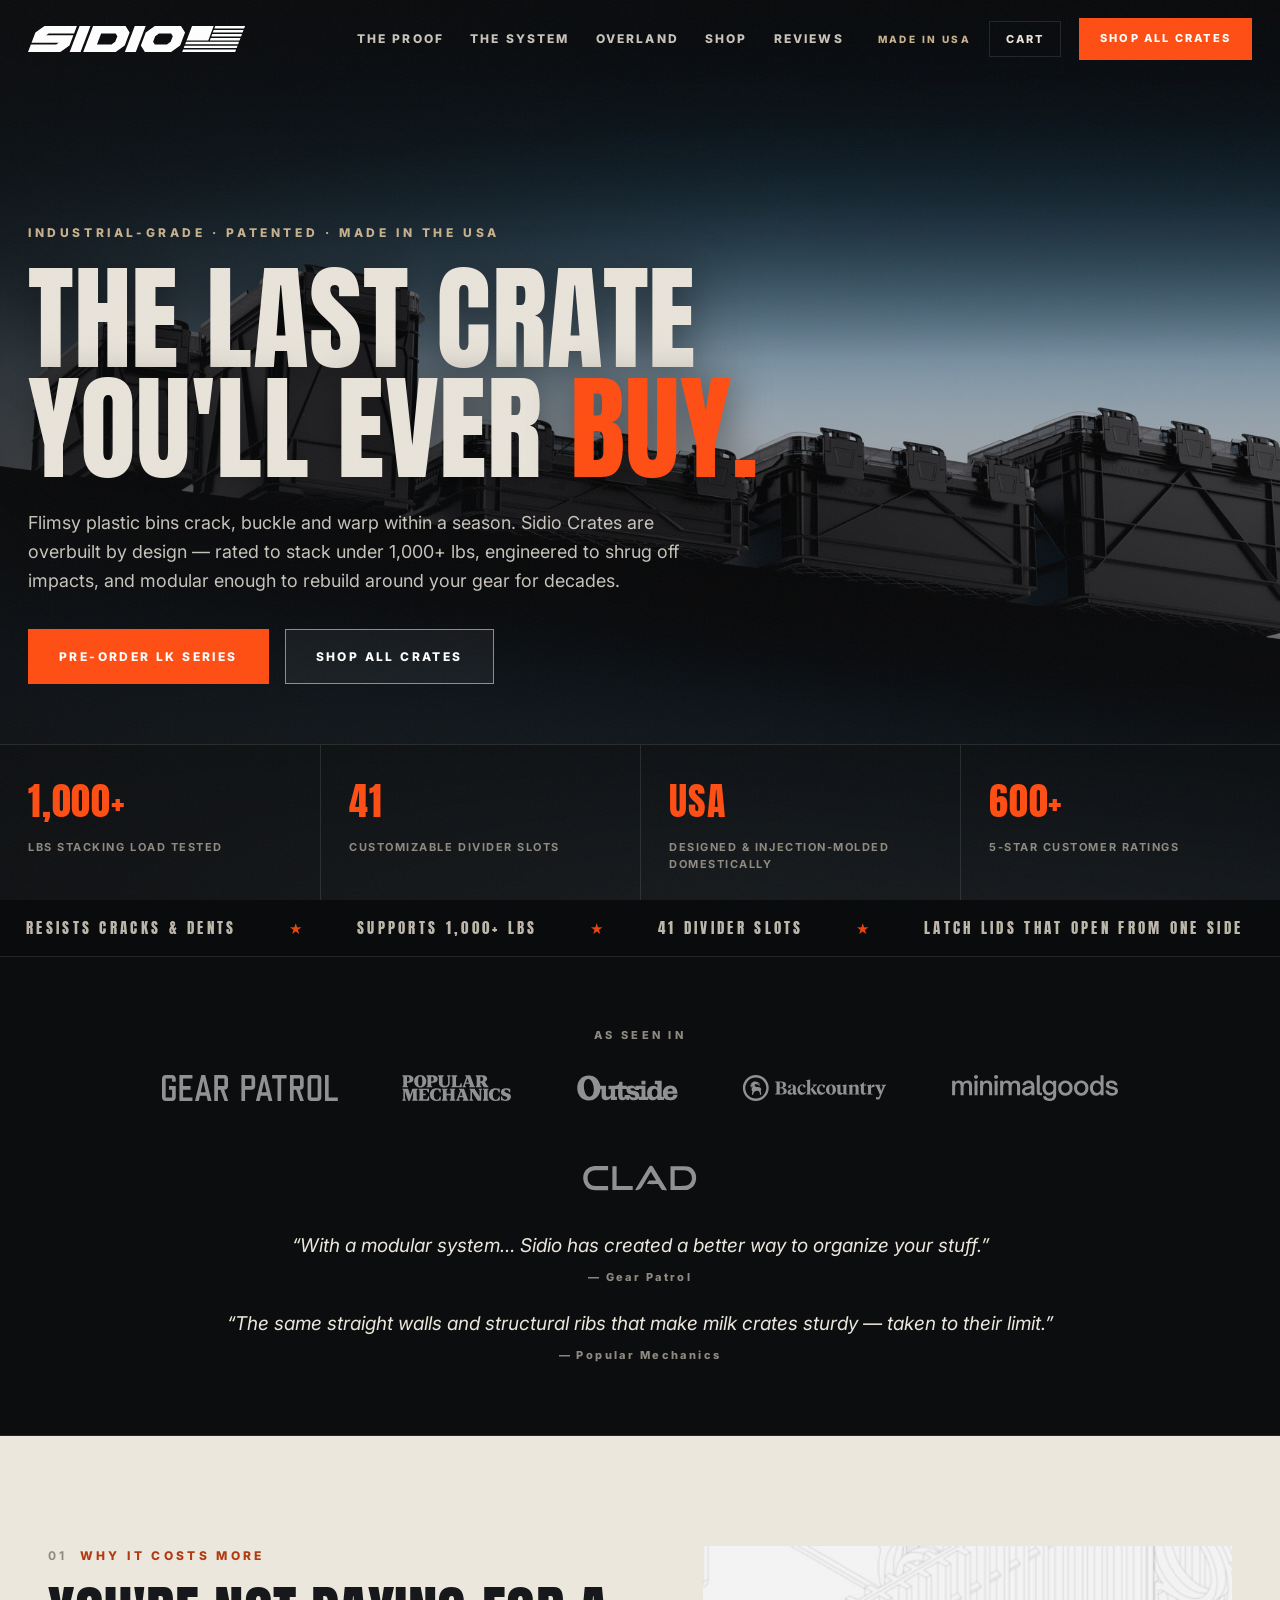
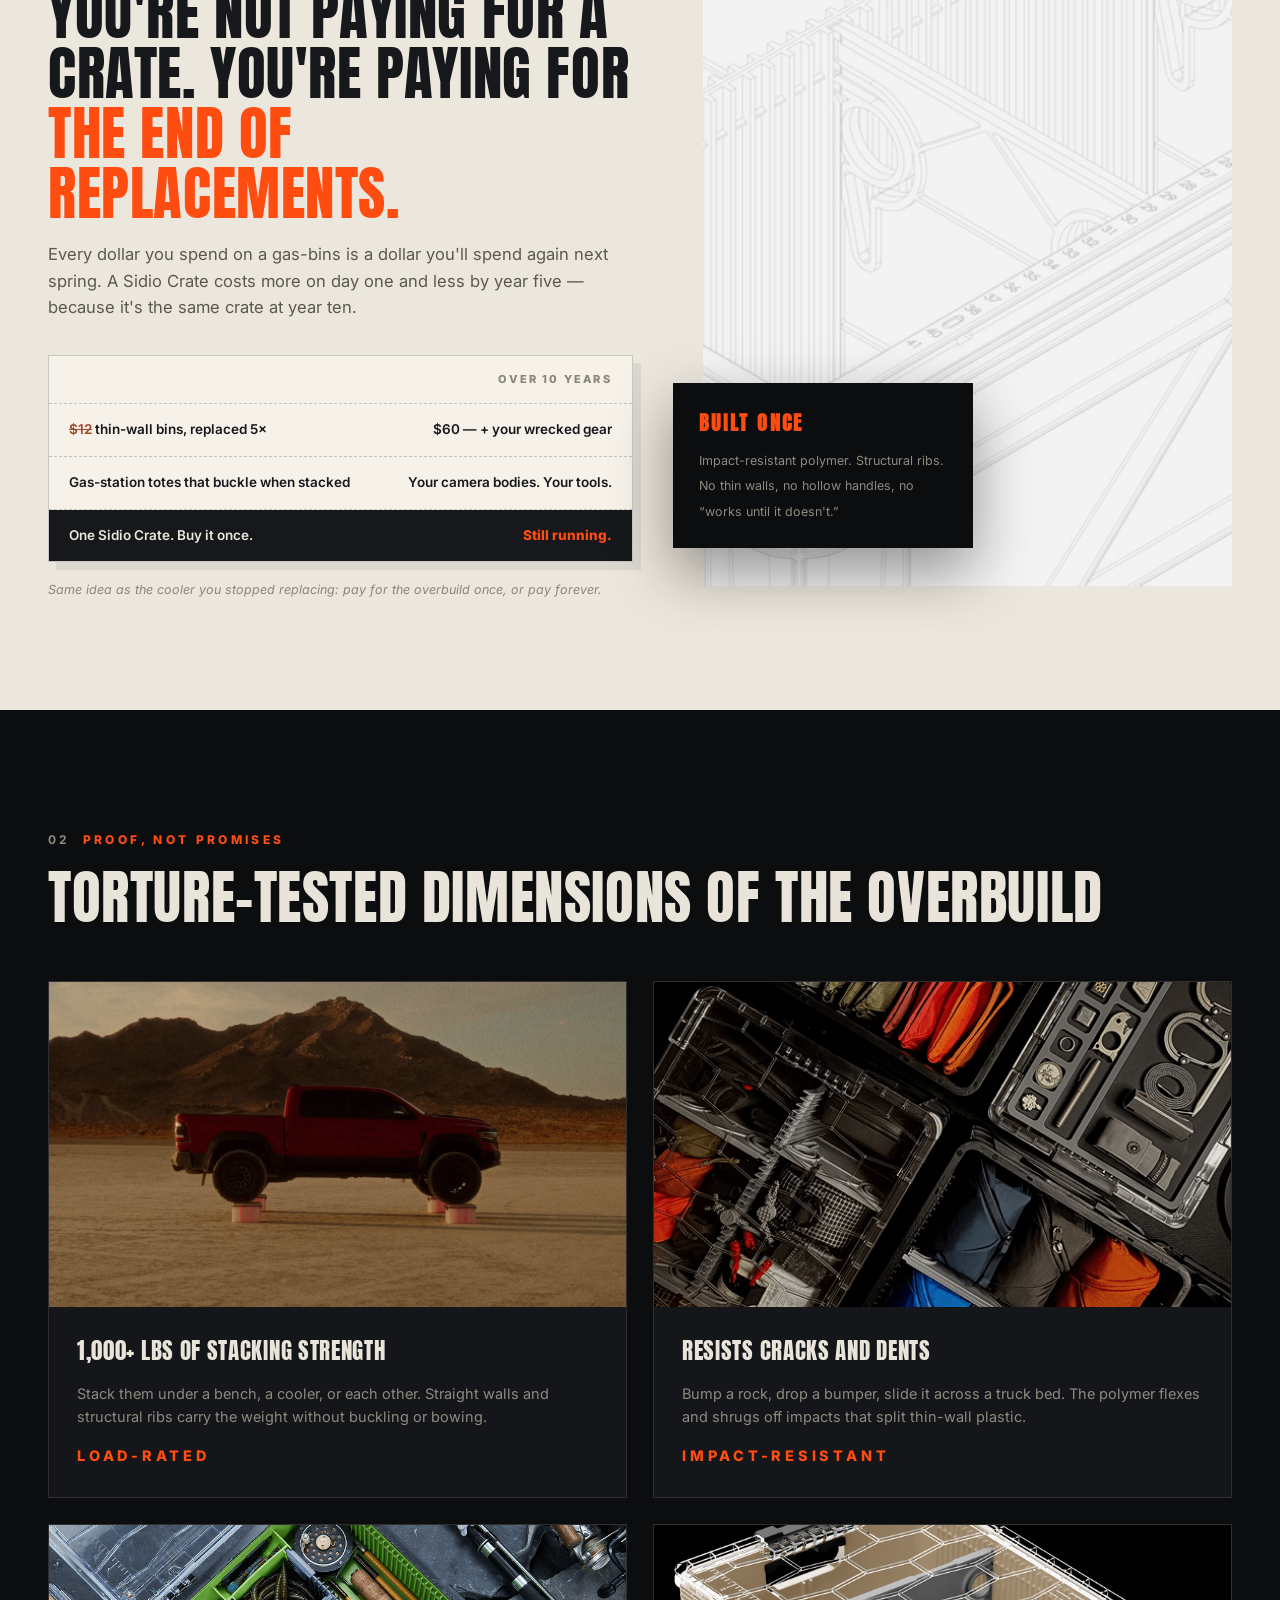
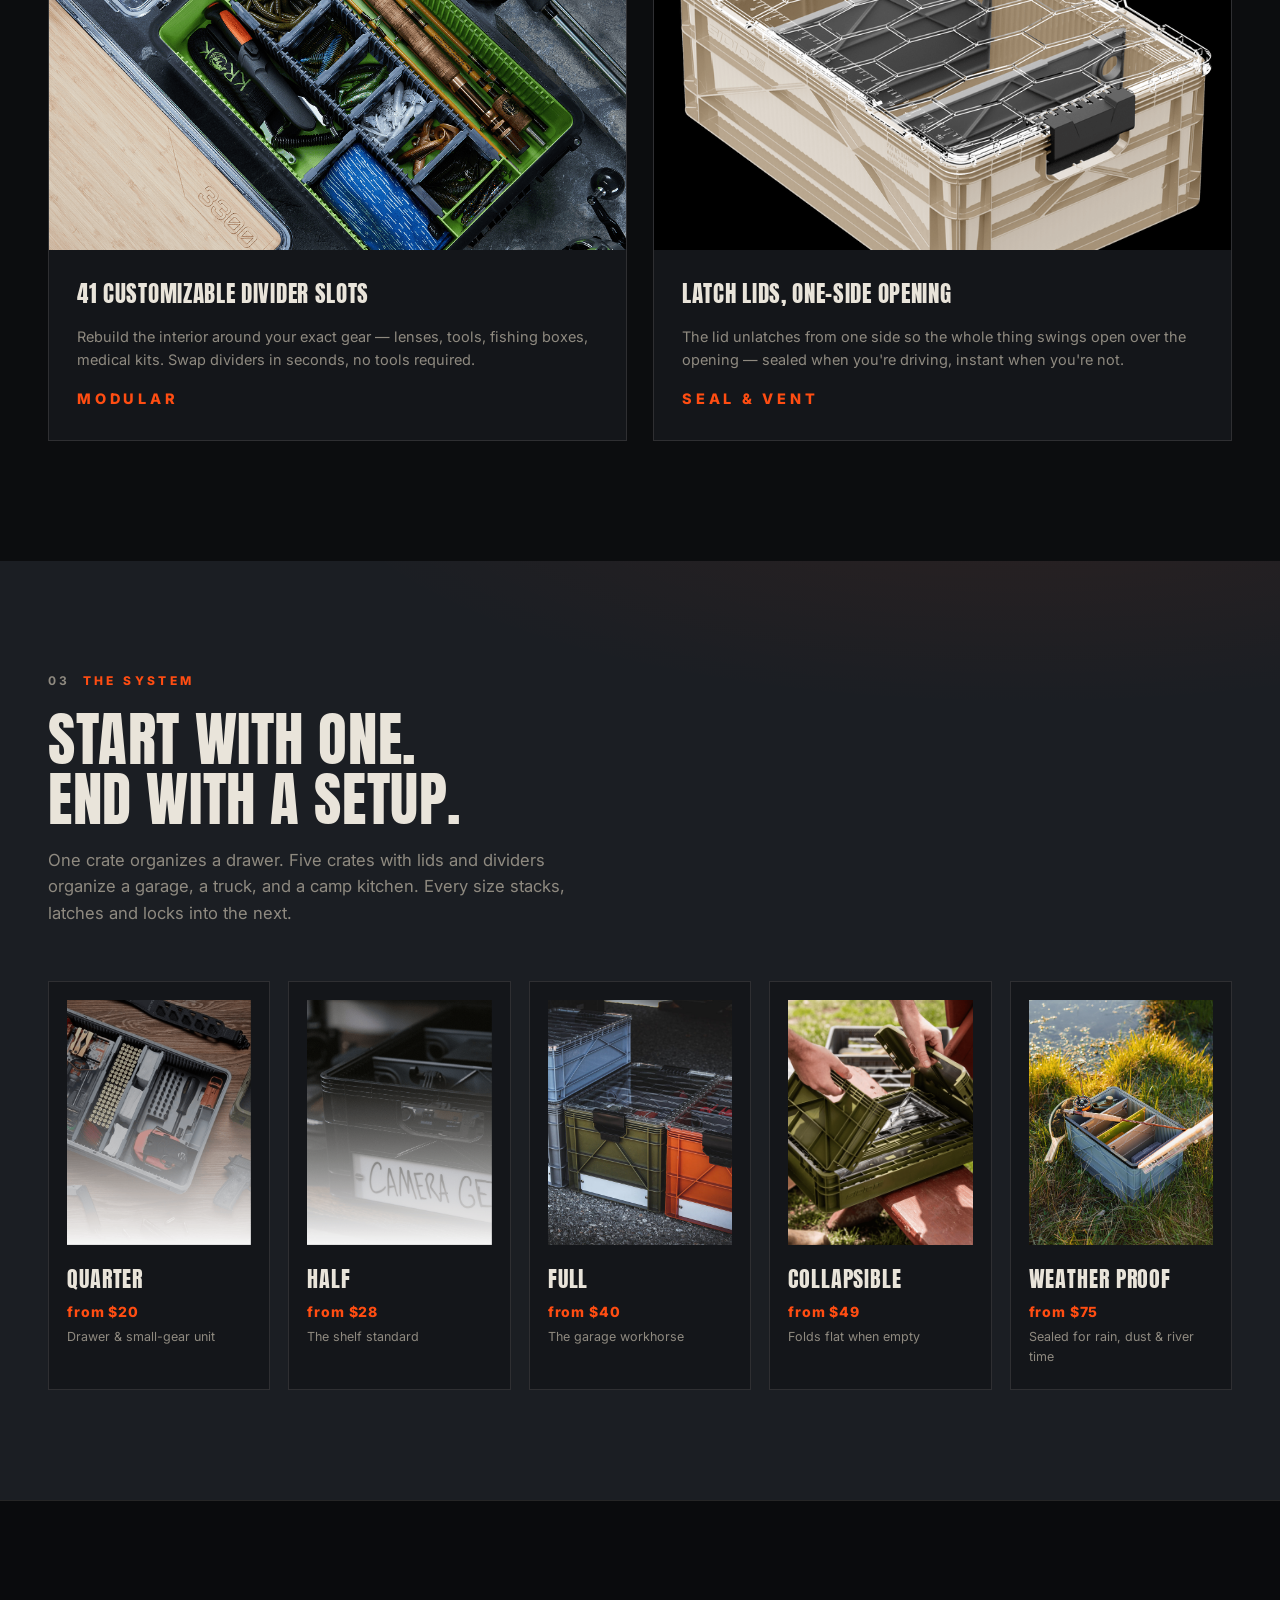
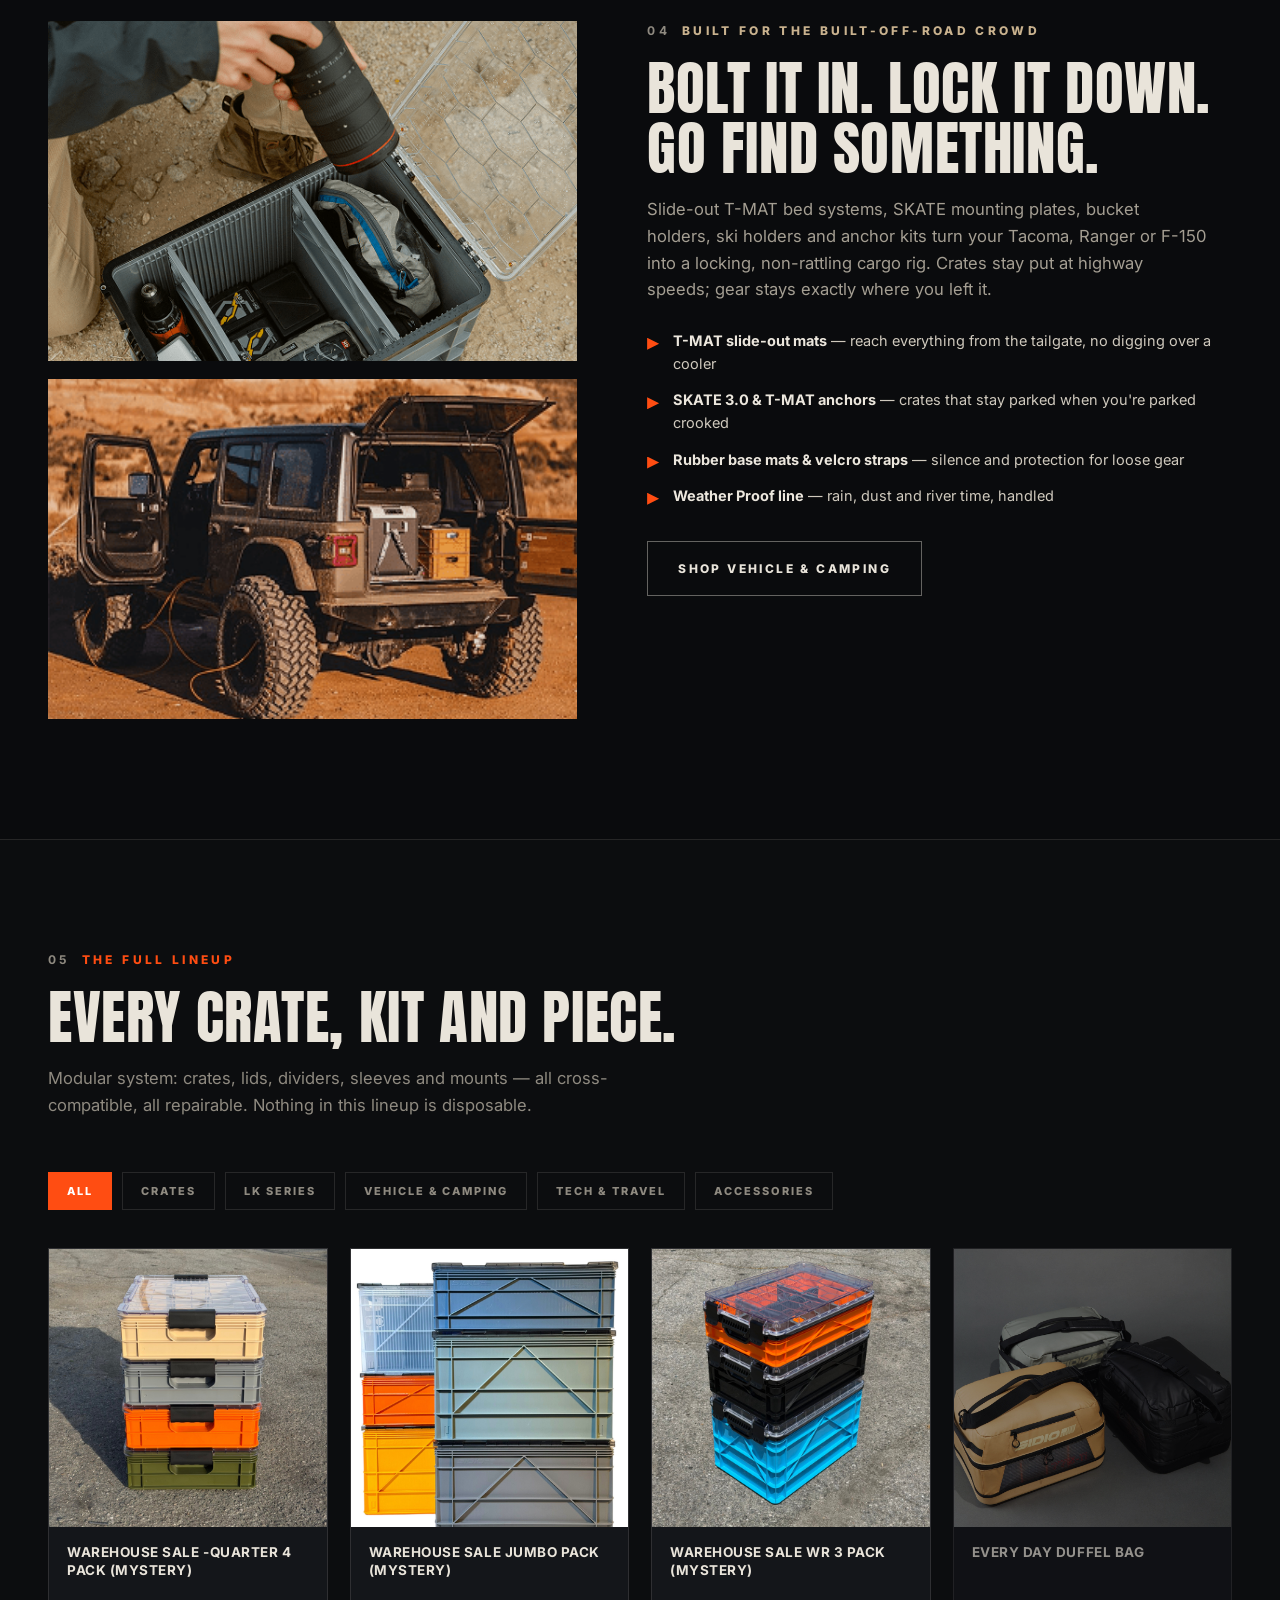
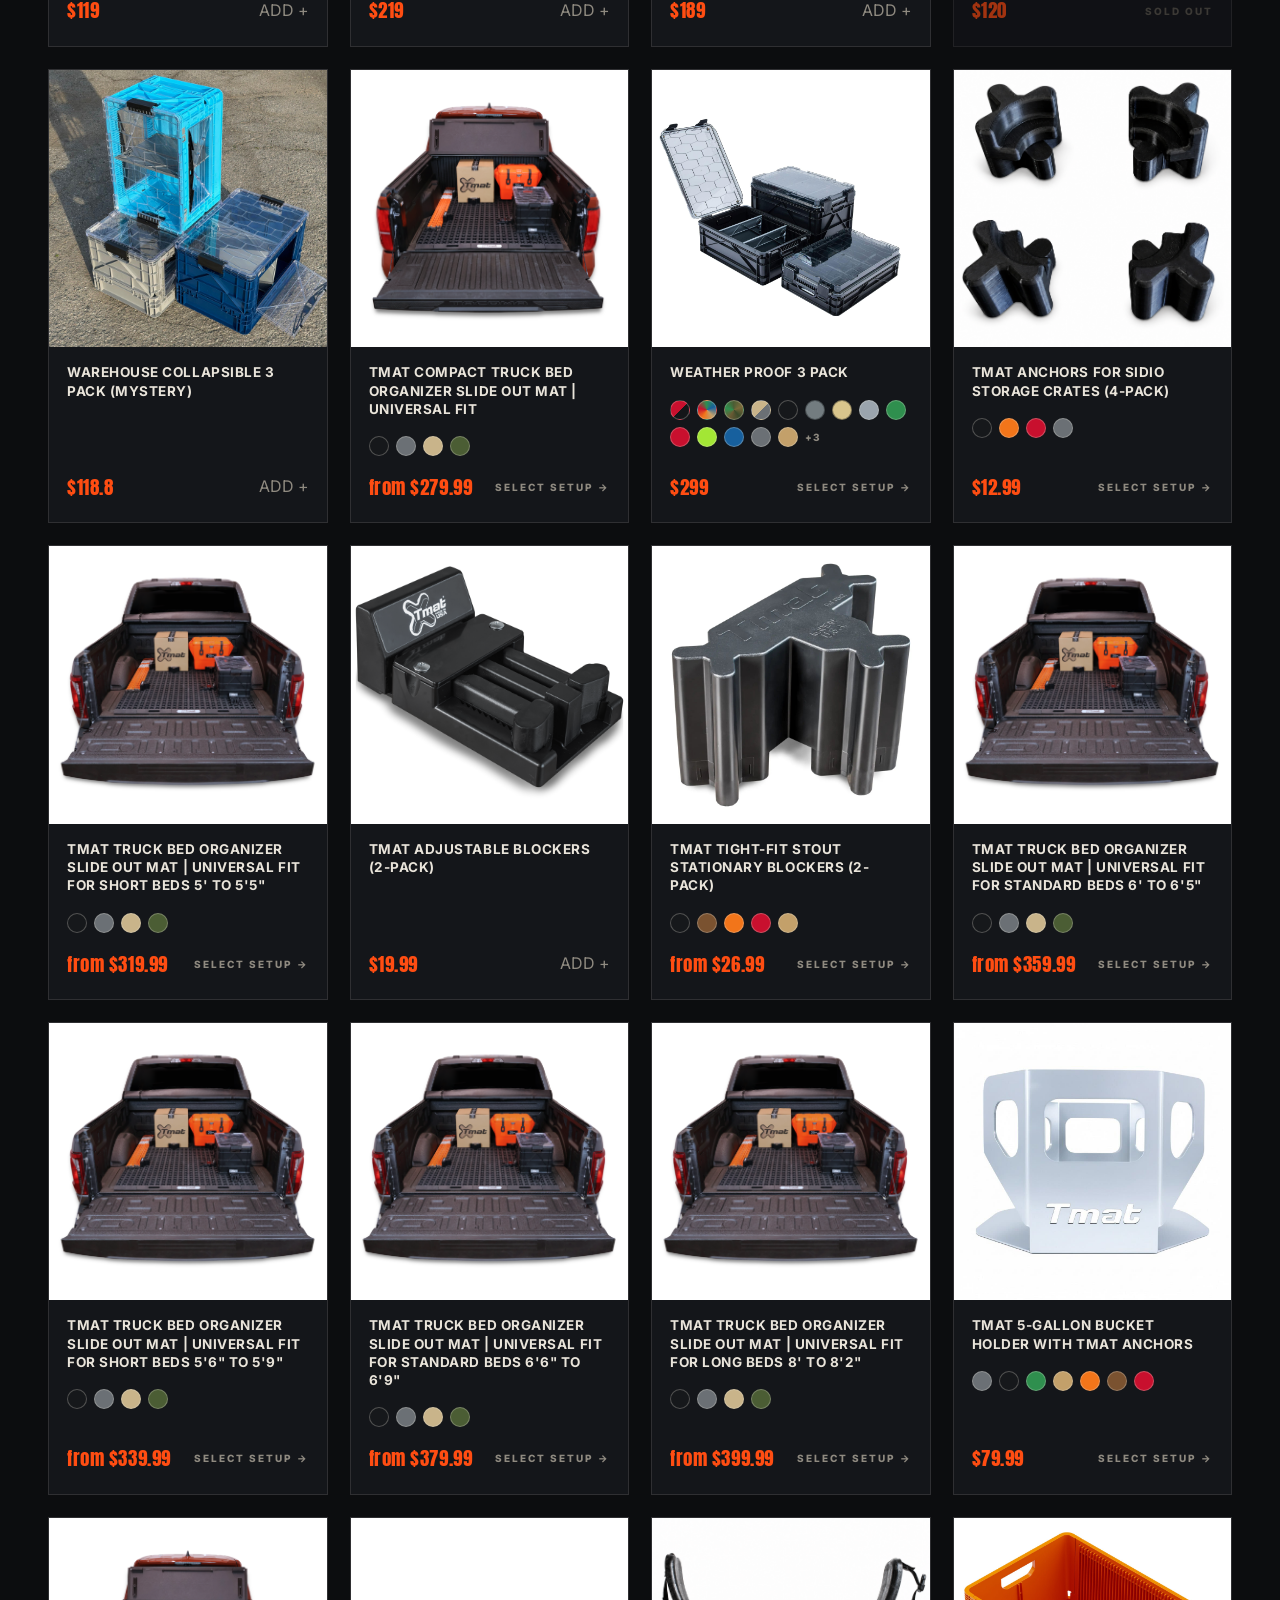
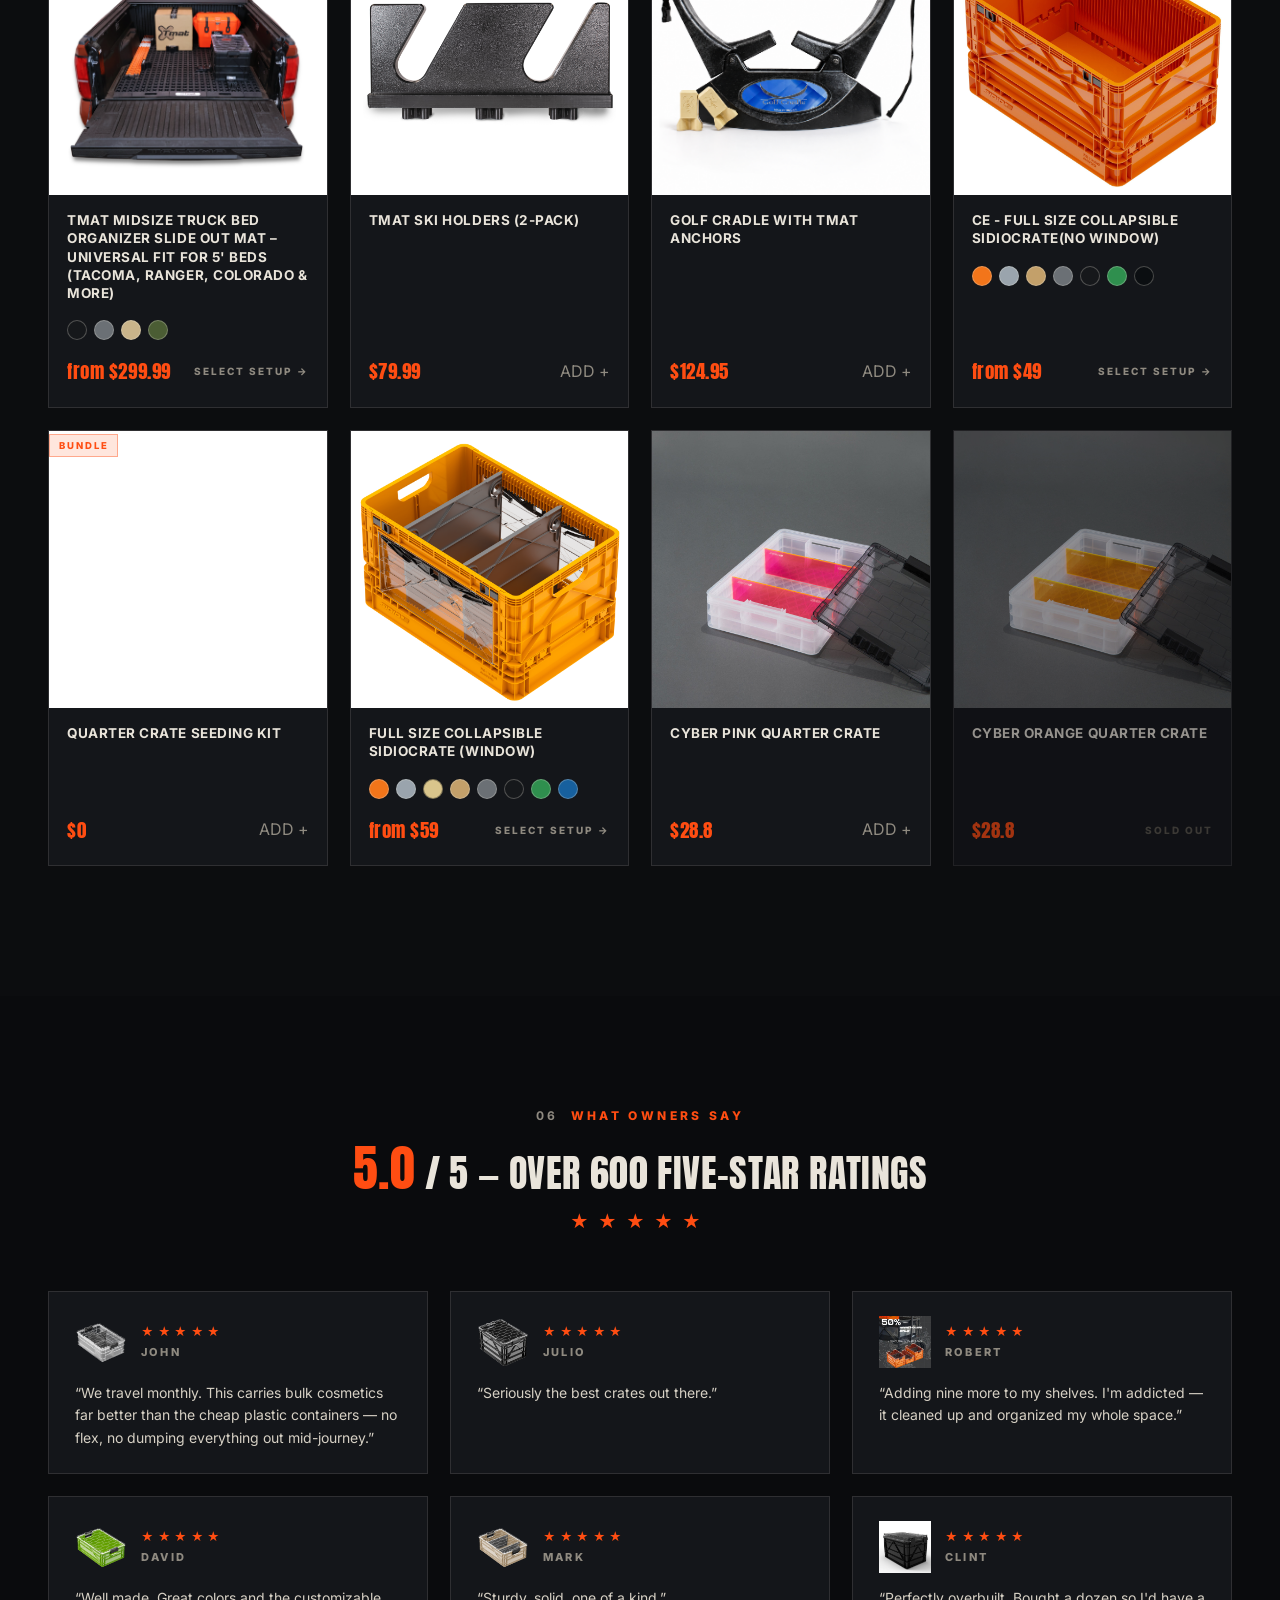
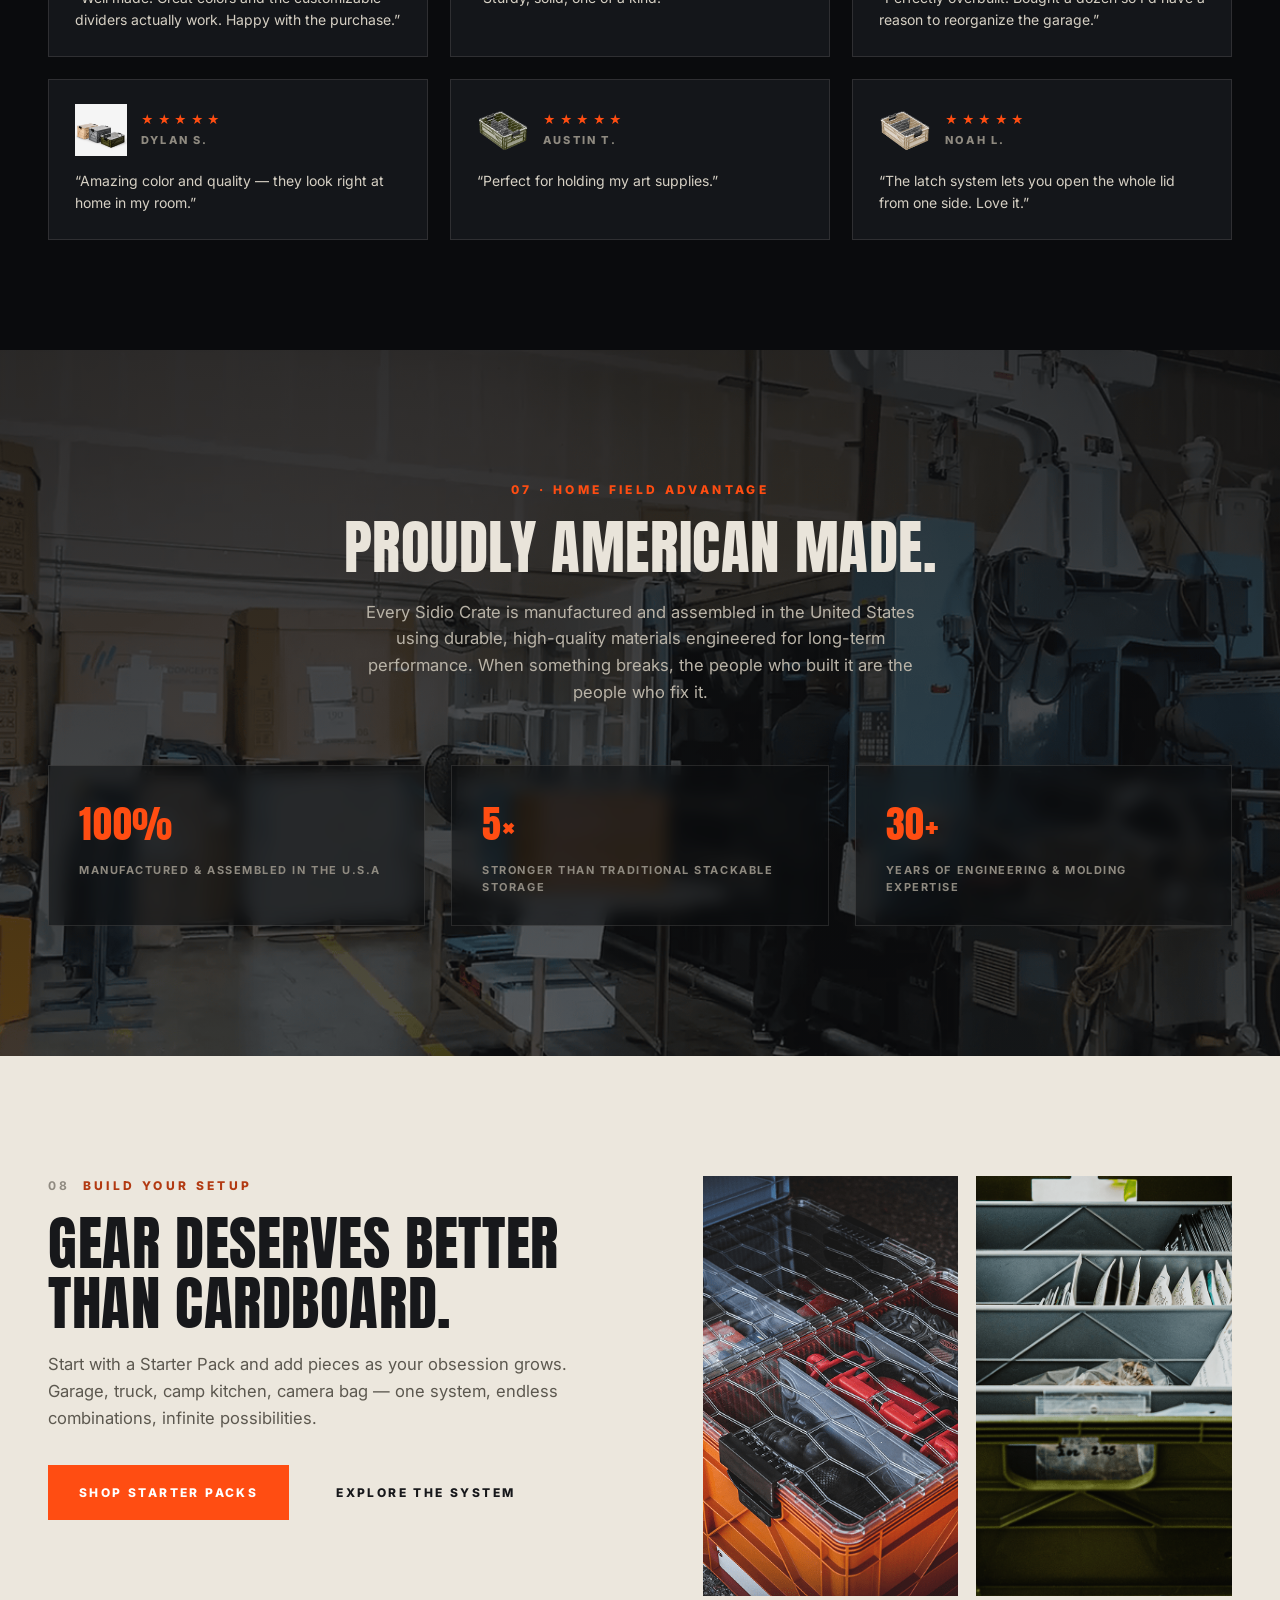
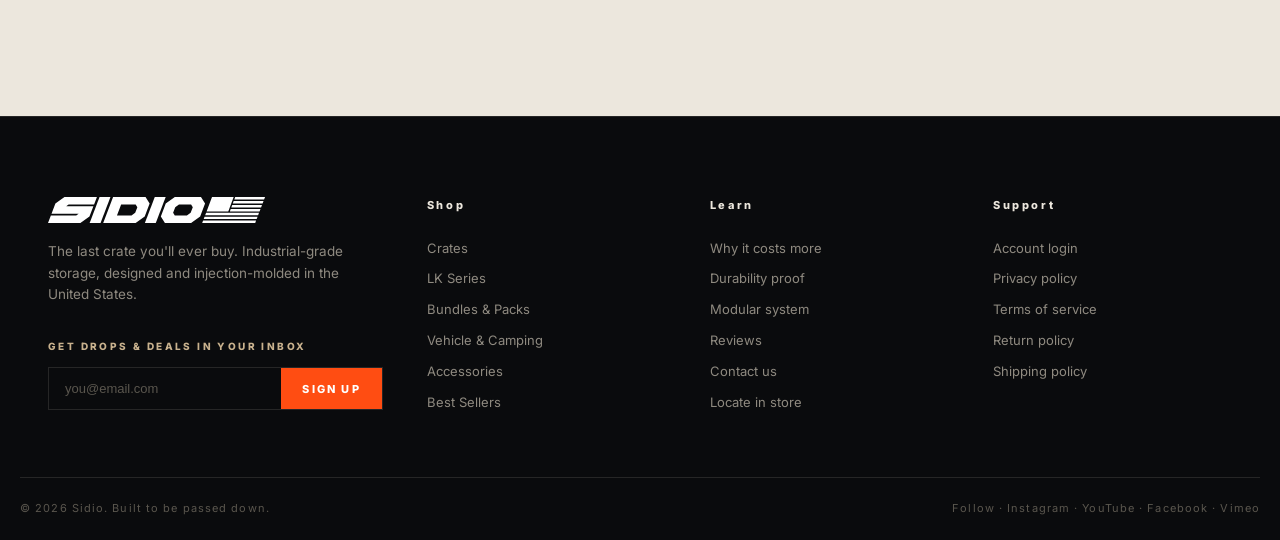
<file: index.html>
<!doctype html>
<html lang="en">
<head>
<meta charset="utf-8">
<meta name="viewport" content="width=device-width, initial-scale=1">
<title>Sidio Crate — The Last Crate You'll Ever Buy</title>
<meta name="description" content="Industrial-grade, patented storage crates. Made in the USA. Supports 1,000+ lbs, resists cracks and dents, 41 customizable divider slots. Built once, for good.">
<link rel="icon" href="data:image/svg+xml,<svg xmlns='http://www.w3.org/2000/svg' viewBox='0 0 100 100'><text y='.9em' font-size='90'>🧰</text></svg>">
<link rel="preconnect" href="https://fonts.googleapis.com">
<link rel="preconnect" href="https://fonts.gstatic.com" crossorigin>
<link href="https://fonts.googleapis.com/css2?family=Anton&family=Inter:ital,opsz,wght@0,14..32,400..800;1,14..32,400..800&display=swap" rel="stylesheet">
<link rel="stylesheet" href="assets/css/style.css?v=cache-20260919-2">
</head>
<body>
<div class="progress" id="progress"></div>
<div class="grain" aria-hidden="true"></div>

<header class="nav" id="nav">
  <div class="nav__inner">
    <a class="brand" href="#top">
      <img class="brand__mark" src="assets/img/logo1.svg" alt="Sidio" height="26" width="216" decoding="async">
    </a>
    <nav class="nav__links">
      <a href="#proof">The Proof</a>
      <a href="#system">The System</a>
      <a href="#vehicle">Overland</a>
      <a href="#shop">Shop</a>
      <a href="#reviews">Reviews</a>
    </nav>
    <div class="nav__actions">
      <span class="nav__made">MADE IN USA</span>
      <button class="cartbtn" id="cart-open" type="button">Cart <span class="cartbtn__badge is-empty" id="cart-badge">0</span></button>
      <a href="#shop" class="btn btn--accent btn--sm">SHOP ALL CRATES</a>
    </div>
  </div>
</header>

<main id="top">

<!-- ============ HERO ============ -->
<section class="hero">
  <div class="hero__media">
    <img class="hero__img" src="assets/img/hero-desktop.jpg" alt="A line of Sidio crates on a dark mountain ridge" fetchpriority="high">
    <div class="hero__scrim"></div>
  </div>
  <div class="hero__inner">
    <p class="kicker">INDUSTRIAL-GRADE · PATENTED · MADE IN THE USA</p>
    <h1 class="hero__title">
      <span>The last crate</span>
      <span>you'll ever <em>buy.</em></span>
    </h1>
    <p class="hero__sub">Flimsy plastic bins crack, buckle and warp within a season. Sidio Crates are overbuilt by design — rated to stack under 1,000+ lbs, engineered to shrug off impacts, and modular enough to rebuild around your gear for decades.</p>
    <div class="cta-row">
      <a href="#shop" class="btn btn--accent">Pre-Order LK Series</a>
      <a href="#shop" class="btn btn--ghost">Shop All Crates</a>
    </div>
  </div>
  <div class="hero__stats">
    <div class="stat"><span class="stat__num" data-count="1000" data-suffix="+">0</span><span class="stat__label">Lbs stacking load tested</span></div>
    <div class="stat"><span class="stat__num" data-count="41">0</span><span class="stat__label">Customizable divider slots</span></div>
    <div class="stat"><span class="stat__num">USA</span><span class="stat__label">Designed & injection-molded domestically</span></div>
    <div class="stat"><span class="stat__num" data-count="600" data-suffix="+">0</span><span class="stat__label">5-star customer ratings</span></div>
  </div>
</section>

<!-- ============ TICKER ============ -->
<div class="ticker" aria-hidden="true">
  <div class="ticker__track" id="ticker">
    <span>Resists cracks & dents</span><span>★</span><span>Supports 1,000+ lbs</span><span>★</span><span>41 divider slots</span><span>★</span><span>Latch lids that open from one side</span><span>★</span><span>Weather-proof line available</span><span>★</span><span>Modular by design</span><span>★</span><span>Assembled in the U.S.A</span><span>★</span>
  </div>
</div>

<!-- ============ PRESS ============ -->
<section class="press reveal">
  <p class="press__label">AS SEEN IN</p>
  <div class="press__logos">
    <img src="assets/img/press-gearpatrol.svg" alt="Gear Patrol">
    <img src="assets/img/press-popmech.svg" alt="Popular Mechanics">
    <img src="assets/img/press-outside.svg" alt="Outside">
    <img src="assets/img/press-backcountry.svg" alt="Backcountry Journal">
    <img src="assets/img/press-minimal.svg" alt="Minimal Goods">
    <img src="assets/img/press-clad.svg" alt="CLAD">
  </div>
  <div class="press__quotes">
    <blockquote>“With a modular system… Sidio has created a better way to organize your stuff.” <cite>— Gear Patrol</cite></blockquote>
    <blockquote>“The same straight walls and structural ribs that make milk crates sturdy — taken to their limit.” <cite>— Popular Mechanics</cite></blockquote>
  </div>
</section>

<!-- ============ VALUE / WHY IT COSTS MORE ============ -->
<section class="value" id="difference">
  <div class="wrap split">
    <div class="value__copy reveal">
      <p class="section-kicker"><span class="num">01</span> WHY IT COSTS MORE</p>
      <h2 class="display">You're not paying for a crate. You're paying for <em>the end of replacements.</em></h2>
      <p class="lead">Every dollar you spend on a gas-bins is a dollar you'll spend again next spring. A Sidio Crate costs more on day one and less by year five — because it's the same crate at year ten.</p>
      <div class="receipt">
        <div class="receipt__row receipt__row--head"><span></span><span>Over 10 years</span></div>
        <div class="receipt__row"><span><s>$12</s> thin-wall bins, replaced 5×</span><span>$60 — + your wrecked gear</span></div>
        <div class="receipt__row"><span>Gas-station totes that buckle when stacked</span><span>Your camera bodies. Your tools.</span></div>
        <div class="receipt__row receipt__row--win"><span>One Sidio Crate. Buy it once.</span><span>Still running.</span></div>
      </div>
      <p class="footnote">Same idea as the cooler you stopped replacing: pay for the overbuild once, or pay forever.</p>
    </div>
    <div class="value__media reveal">
      <img src="assets/img/collage.jpg" alt="Sidio crates stacked in multiple colorways" loading="lazy">
      <figure class="value__badge">
        <strong>BUILT ONCE</strong>
        <span>Impact-resistant polymer. Structural ribs. No thin walls, no hollow handles, no “works until it doesn't.”</span>
      </figure>
    </div>
  </div>
</section>

<!-- ============ PROOF / DURABILITY ============ -->
<section class="proof" id="proof">
  <div class="wrap">
    <div class="section-head reveal">
      <p class="section-kicker"><span class="num">02</span> PROOF, NOT PROMISES</p>
      <h2 class="display">Torture-tested dimensions of the overbuild</h2>
    </div>
    <div class="proof__grid">
      <article class="card reveal">
        <div class="card__media"><img src="assets/img/sidio1000.webp" alt="A loaded truck carrying stacked Sidio crates" loading="lazy"></div>
        <div class="card__body">
          <h3>1,000+ lbs of stacking strength</h3>
          <p>Stack them under a bench, a cooler, or each other. Straight walls and structural ribs carry the weight without buckling or bowing.</p>
          <p class="card__spec">LOAD-RATED</p>
        </div>
      </article>
      <article class="card reveal">
        <div class="card__media"><img src="assets/img/lifestyle33.png" alt="Sidio crate in a rugged outdoor setting" loading="lazy"></div>
        <div class="card__body">
          <h3>Resists cracks and dents</h3>
          <p>Bump a rock, drop a bumper, slide it across a truck bed. The polymer flexes and shrugs off impacts that split thin-wall plastic.</p>
          <p class="card__spec">IMPACT-RESISTANT</p>
        </div>
      </article>
      <article class="card reveal">
        <div class="card__media"><img src="assets/img/modular.png" alt="Modular divider slots inside a Sidio crate" loading="lazy"></div>
        <div class="card__body">
          <h3>41 customizable divider slots</h3>
          <p>Rebuild the interior around your exact gear — lenses, tools, fishing boxes, medical kits. Swap dividers in seconds, no tools required.</p>
          <p class="card__spec">MODULAR</p>
        </div>
      </article>
      <article class="card reveal">
        <div class="card__media"><img src="assets/img/rev-noah.png" alt="Sidio latch lid on a crate" loading="lazy"></div>
        <div class="card__body">
          <h3>Latch lids, one-side opening</h3>
          <p>The lid unlatches from one side so the whole thing swings open over the opening — sealed when you're driving, instant when you're not.</p>
          <p class="card__spec">SEAL & VENT</p>
        </div>
      </article>
    </div>
  </div>
</section>

<!-- ============ SIZE SYSTEM ============ -->
<section class="system" id="system">
  <div class="wrap">
    <div class="section-head reveal">
      <p class="section-kicker"><span class="num">03</span> THE SYSTEM</p>
      <h2 class="display">Start with one.<br>End with a setup.</h2>
      <p class="lead">One crate organizes a drawer. Five crates with lids and dividers organize a garage, a truck, and a camp kitchen. Every size stacks, latches and locks into the next.</p>
    </div>
    <div class="rail">
      <a class="rail__card reveal" href="#shop" data-filter="crates">
        <img src="assets/img/cat-quarter.png" alt="Quarter size crate" loading="lazy">
        <h3>Quarter</h3><p class="price">from $20</p><p class="hint">Drawer & small-gear unit</p>
      </a>
      <a class="rail__card reveal" href="#shop" data-filter="crates">
        <img src="assets/img/cat-half.png" alt="Half size crate" loading="lazy">
        <h3>Half</h3><p class="price">from $28</p><p class="hint">The shelf standard</p>
      </a>
      <a class="rail__card reveal" href="#shop" data-filter="crates">
        <img src="assets/img/cat-full.jpg" alt="Full size crate" loading="lazy">
        <h3>Full</h3><p class="price">from $40</p><p class="hint">The garage workhorse</p>
      </a>
      <a class="rail__card reveal" href="#shop" data-filter="crates">
        <img src="assets/img/cat-collapsible.png" alt="Collapsible crate" loading="lazy">
        <h3>Collapsible</h3><p class="price">from $49</p><p class="hint">Folds flat when empty</p>
      </a>
      <a class="rail__card reveal" href="#shop" data-filter="crates">
        <img src="assets/img/cat-wr.jpg" alt="Weather proof crate" loading="lazy">
        <h3>Weather Proof</h3><p class="price">from $75</p><p class="hint">Sealed for rain, dust & river time</p>
      </a>
    </div>
  </div>
</section>

<!-- ============ OVERLAND / VEHICLE ============ -->
<section class="vehicle" id="vehicle">
  <div class="wrap split split--rev">
    <div class="vehicle__media reveal">
      <img src="assets/img/lifestyle31.png" alt="Sidio crates in a truck bed" loading="lazy">
      <img src="assets/img/lifestyle34.png" alt="Crate mounted with SKATE system" loading="lazy">
    </div>
    <div class="vehicle__copy reveal">
      <p class="section-kicker"><span class="num">04</span> BUILT FOR THE BUILT-OFF-ROAD CROWD</p>
      <h2 class="display">Bolt it in. Lock it down. Go find something.</h2>
      <p class="lead">Slide-out T-MAT bed systems, SKATE mounting plates, bucket holders, ski holders and anchor kits turn your Tacoma, Ranger or F-150 into a locking, non-rattling cargo rig. Crates stay put at highway speeds; gear stays exactly where you left it.</p>
      <ul class="feature-list">
        <li><strong>T-MAT slide-out mats</strong> — reach everything from the tailgate, no digging over a cooler</li>
        <li><strong>SKATE 3.0 & T-MAT anchors</strong> — crates that stay parked when you're parked crooked</li>
        <li><strong>Rubber base mats & velcro straps</strong> — silence and protection for loose gear</li>
        <li><strong>Weather Proof line</strong> — rain, dust and river time, handled</li>
      </ul>
      <a href="#shop" class="btn btn--ghost-dark">Shop Vehicle & Camping</a>
    </div>
  </div>
</section>

<!-- ============ SHOP ============ -->
<section class="shop" id="shop">
  <div class="wrap">
    <div class="section-head reveal">
      <p class="section-kicker"><span class="num">05</span> THE FULL LINEUP</p>
      <h2 class="display">Every crate, kit and piece.</h2>
      <p class="lead">Modular system: crates, lids, dividers, sleeves and mounts — all cross-compatible, all repairable. Nothing in this lineup is disposable.</p>
    </div>
    <div class="tabs" id="tabs">
      <button class="tab is-active" data-tab="all">All</button>
      <button class="tab" data-tab="crates">Crates</button>
      <button class="tab" data-tab="lk">LK Series</button>
      <button class="tab" data-tab="vehicle">Vehicle & Camping</button>
      <button class="tab" data-tab="tech">Tech & Travel</button>
      <button class="tab" data-tab="acc">Accessories</button>
    </div>
    <div class="grid" id="grid"></div>
  </div>
</section>

<!-- ============ REVIEWS ============ -->
<section class="reviews" id="reviews">
  <div class="wrap">
    <div class="section-head section-head--center reveal">
      <p class="section-kicker"><span class="num">06</span> WHAT OWNERS SAY</p>
      <h2 class="display"><span class="big-5">5.0</span> / 5 — over 600 five-star ratings</h2>
      <div class="stars" aria-hidden="true">★★★★★</div>
    </div>
    <div class="reviews__grid" id="reviews-grid"></div>
  </div>
</section>

<!-- ============ USA BAND ============ -->
<section class="usa">
  <div class="usa__bg" aria-hidden="true"><img src="assets/img/usa-big.png" alt="" loading="lazy"><div class="usa__scrim"></div></div>
  <div class="wrap usa__inner reveal">
    <p class="section-kicker section-kicker--center">07 · HOME FIELD ADVANTAGE</p>
    <h2 class="display center">Proudly American made.</h2>
    <p class="lead lead--center">Every Sidio Crate is manufactured and assembled in the United States using durable, high-quality materials engineered for long-term performance. When something breaks, the people who built it are the people who fix it.</p>
    <div class="usa__stats">
      <div class="stat"><span class="stat__num" data-count="100" data-suffix="%">0</span><span class="stat__label">Manufactured & assembled in the U.S.A</span></div>
      <div class="stat"><span class="stat__num" data-count="5" data-suffix="×">0</span><span class="stat__label">Stronger than traditional stackable storage</span></div>
      <div class="stat"><span class="stat__num" data-count="30" data-suffix="+">0</span><span class="stat__label">Years of engineering & molding expertise</span></div>
    </div>
  </div>
</section>

<!-- ============ FINAL CTA ============ -->
<section class="final">
  <div class="wrap split">
    <div class="final__copy reveal">
      <p class="section-kicker"><span class="num">08</span> BUILD YOUR SETUP</p>
      <h2 class="display">Gear deserves better than cardboard.</h2>
      <p class="lead">Start with a Starter Pack and add pieces as your obsession grows. Garage, truck, camp kitchen, camera bag — one system, endless combinations, infinite possibilities.</p>
      <div class="cta-row">
        <a href="#shop" class="btn btn--accent">Shop Starter Packs</a>
        <a href="#system" class="btn btn--ghost-dark">Explore the System</a>
      </div>
    </div>
    <div class="final__media reveal">
      <img src="assets/img/lifestyle32.png" alt="Full Sidio setup in a home garage" loading="lazy">
      <img src="assets/img/stack-ratio45.png" alt="Stacked Sidio crates in mixed colorways" loading="lazy">
    </div>
  </div>
</section>

<footer class="footer">
  <div class="wrap footer__grid">
    <div class="footer__brand">
      <img class="brand__mark" src="assets/img/logo1.svg" alt="Sidio" height="26" width="216" decoding="async">
      <p>The last crate you'll ever buy. Industrial-grade storage, designed and injection-molded in the United States.</p>
      <form class="newsletter" onsubmit="return false">
        <label for="nl">Get drops & deals in your inbox</label>
        <div class="newsletter__row">
          <input id="nl" type="email" placeholder="you@email.com">
          <button class="btn btn--accent btn--sm" type="submit">Sign Up</button>
        </div>
      </form>
    </div>
    <div class="footer__col">
      <h4>Shop</h4>
      <a href="#shop">Crates</a><a href="#shop">LK Series</a><a href="#shop">Bundles & Packs</a><a href="#shop">Vehicle & Camping</a><a href="#shop">Accessories</a><a href="#shop">Best Sellers</a>
    </div>
    <div class="footer__col">
      <h4>Learn</h4>
      <a href="#difference">Why it costs more</a><a href="#proof">Durability proof</a><a href="#system">Modular system</a><a href="#reviews">Reviews</a><a href="#">Contact us</a><a href="#">Locate in store</a>
    </div>
    <div class="footer__col">
      <h4>Support</h4>
      <a href="#">Account login</a><a href="#">Privacy policy</a><a href="#">Terms of service</a><a href="#">Return policy</a><a href="#">Shipping policy</a>
    </div>
  </div>
  <div class="wrap footer__bottom">
    <span>© 2026 Sidio. Built to be passed down.</span>
    <span>Follow · Instagram · YouTube · Facebook · Vimeo</span>
  </div>
</footer>

</main>

<div class="cart-overlay" id="cart-overlay"></div>
<aside class="cart" id="cart" aria-label="Shopping cart">
  <div class="cart__head">
    <h3>Your Cart</h3>
    <button class="cart__close" id="cart-close" type="button" aria-label="Close cart">✕</button>
  </div>
  <div class="cart__body" id="cart-body"></div>
  <div class="cart__foot" id="cart-foot">
    <div class="cart__sub"><span>Subtotal</span><span id="cart-total">$0</span></div>
    <p class="cart__note">Free U.S. shipping over $99 · 30-day returns · No payment processed on this demo</p>
    <button class="btn btn--accent" id="checkout" type="button">Checkout</button>
  </div>
</aside>

<script src="assets/js/catalog.js?v=cache-20260919-2"></script>
<script src="assets/js/shop.js?v=cache-20260919-2"></script>
<script src="assets/js/main.js?v=cache-20260919-2"></script>
</body>
</html>
</file>
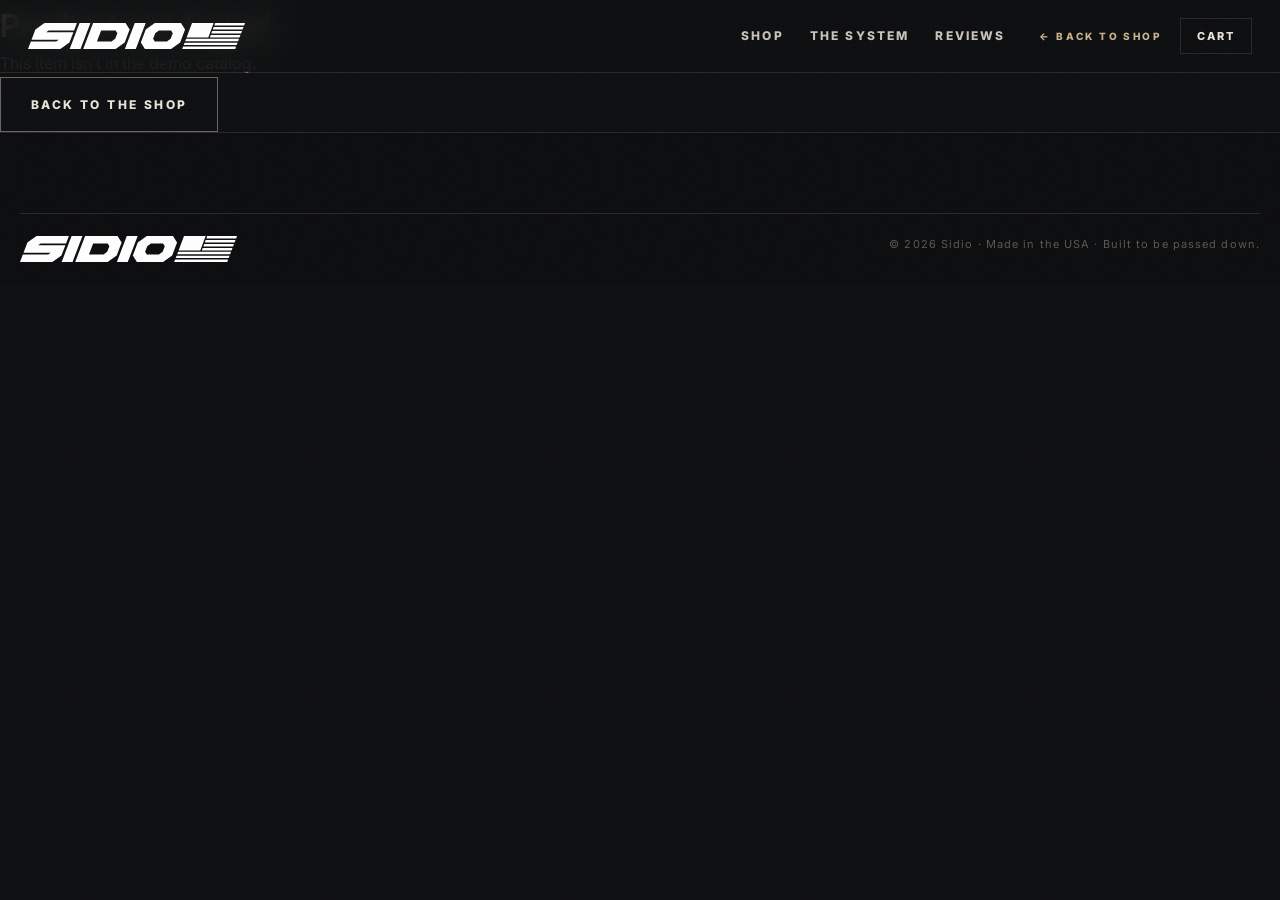
<file: product.html>
<!doctype html>
<html lang="en">
<head>
<meta charset="utf-8">
<meta name="viewport" content="width=device-width, initial-scale=1">
<title>Sidio Crate — Product</title>
<meta name="description" content="Industrial-grade, patented storage crates. Made in the USA.">
<link rel="icon" href="data:image/svg+xml,<svg xmlns='http://www.w3.org/2000/svg' viewBox='0 0 100 100'><text y='.9em' font-size='90'>🧰</text></svg>">
<link rel="preconnect" href="https://fonts.googleapis.com">
<link rel="preconnect" href="https://fonts.gstatic.com" crossorigin>
<link href="https://fonts.googleapis.com/css2?family=Anton&family=Inter:ital,opsz,wght@0,14..32,400..800;1,14..32,400..800&display=swap" rel="stylesheet">
<link rel="stylesheet" href="assets/css/style.css?v=cache-20260919-2">
</head>
<body class="pdp-page">
<div class="progress" id="progress"></div>
<div class="grain" aria-hidden="true"></div>

<header class="nav scrolled">
  <div class="nav__inner">
    <a class="brand" href="index.html" aria-label="Sidio home">
      <img class="brand__mark" src="assets/img/logo1.svg" alt="Sidio" height="26" width="216" decoding="async">
    </a>
    <nav class="nav__links">
      <a href="index.html#shop">Shop</a>
      <a href="index.html#system">The System</a>
      <a href="index.html#reviews">Reviews</a>
    </nav>
    <div class="nav__actions">
      <a href="index.html" class="nav__made">← BACK TO SHOP</a>
      <button class="cartbtn" id="cart-open" type="button">Cart <span class="cartbtn__badge is-empty" id="cart-badge">0</span></button>
    </div>
  </div>
</header>

<main id="top">
  <div id="pdp"></div>

  <footer class="footer">
    <div class="wrap footer__bottom">
      <a class="brand" href="index.html"><img class="brand__mark" src="assets/img/logo1.svg" alt="Sidio" height="24" width="200"></a>
      <span>© 2026 Sidio · Made in the USA · Built to be passed down.</span>
    </div>
  </footer>
</main>

<div class="cart-overlay" id="cart-overlay"></div>
<aside class="cart" id="cart" aria-label="Shopping cart">
  <div class="cart__head">
    <h3>Your Cart</h3>
    <button class="cart__close" id="cart-close" type="button" aria-label="Close cart">✕</button>
  </div>
  <div class="cart__body" id="cart-body"></div>
  <div class="cart__foot" id="cart-foot">
    <div class="cart__sub"><span>Subtotal</span><span id="cart-total">$0</span></div>
    <p class="cart__note">Free U.S. shipping over $99 · 30-day returns · No payment processed on this demo</p>
    <button class="btn btn--accent" id="checkout" type="button">Checkout</button>
  </div>
</aside>

<script src="assets/js/catalog.js?v=cache-20260919-2"></script>
<script src="assets/js/shop.js?v=cache-20260919-2"></script>
<script src="assets/js/product.js?v=cache-20260919-2"></script>
</body>
</html>
</file>
<file: assets/css/style.css>
/* ============ SIDIO CRATE — premium rugged theme ============ */
:root{
  --ink:#0c0d0f;
  --panel:#14161a;
  --panel-2:#1b1e23;
  --paper:#ece7dd;
  --paper-2:#ddd5c7;
  --text:#e9e4da;
  --muted:#8f8a80;
  --line:rgba(233,228,218,.12);
  --accent:#ff4d12;
  --accent-2:#c9b28e;
  --display:'Anton',Impact,'Arial Narrow',sans-serif;
  --body:'Inter',-apple-system,'Helvetica Neue',Arial,sans-serif;
}
*{box-sizing:border-box;margin:0;padding:0}
html{scroll-behavior:smooth}
body{
  background:var(--ink);
  color:var(--text);
  font-family:var(--body);
  font-size:16px;
  line-height:1.6;
  -webkit-font-smoothing:antialiased;
  overflow-x:hidden;
}
::selection{background:var(--accent);color:#fff}
img{display:block;max-width:100%}
a{color:inherit;text-decoration:none}
button{font-family:inherit}

.wrap{max-width:1240px;margin:0 auto;padding:0 28px}
section{position:relative}
.section-kicker{
  font-size:12px;font-weight:800;letter-spacing:.28em;
  color:var(--accent);text-transform:uppercase;margin-bottom:18px;
  display:flex;align-items:center;gap:12px;
}
.section-kicker .num{color:var(--muted);font-weight:700}
.section-kicker--center{justify-content:center}
.display{
  font-family:var(--display);
  font-weight:400;
  text-transform:uppercase;
  line-height:1.02;
  letter-spacing:.01em;
  font-size:clamp(34px,4.6vw,64px);
}
.display em{font-style:normal;color:var(--accent)}
.display.center{text-align:center}
.lead{color:var(--muted);font-size:clamp(15px,1.3vw,18px);max-width:56ch;margin-top:18px}
.lead--center{margin-left:auto;margin-right:auto;text-align:center}
.section-head{margin-bottom:54px}
.section-head--center{text-align:center}
.section-head--center .section-kicker{justify-content:center}

/* ---------- progress + grain ---------- */
.progress{position:fixed;top:0;left:0;height:3px;width:0;background:var(--accent);z-index:100;transition:width .1s linear}
.grain{position:fixed;inset:0;z-index:99;pointer-events:none;opacity:.05;
  background-image:url("data:image/svg+xml,%3Csvg xmlns='http://www.w3.org/2000/svg' width='120' height='120'%3E%3Cfilter id='n'%3E%3CfeTurbulence type='fractalNoise' baseFrequency='0.9' numOctaves='2'/%3E%3C/filter%3E%3Crect width='120' height='120' filter='url(%23n)' opacity='1'/%3E%3C/svg%3E");
}

/* ---------- nav ---------- */
.nav{position:fixed;top:0;left:0;right:0;z-index:90;transition:background .35s ease,box-shadow .35s ease}
.nav.scrolled{background:rgba(12,13,15,.86);backdrop-filter:blur(14px);box-shadow:0 1px 0 var(--line)}
.nav__inner{max-width:1400px;margin:0 auto;padding:18px 28px;display:flex;align-items:center;gap:34px}
.brand__mark{height:26px;width:auto;fill:var(--text);color:var(--text)}
.nav__links{display:flex;gap:26px;margin-left:auto}
.nav__links a{font-size:12px;font-weight:800;letter-spacing:.18em;text-transform:uppercase;color:var(--text);opacity:.85;transition:opacity .2s,color .2s}
.nav__links a:hover{opacity:1;color:var(--accent)}
.nav__actions{display:flex;align-items:center;gap:18px}
.nav__made{font-size:10px;font-weight:800;letter-spacing:.24em;color:var(--accent-2)}

/* ---------- buttons ---------- */
.btn{
  display:inline-flex;align-items:center;justify-content:center;
  font-size:12px;font-weight:800;letter-spacing:.2em;text-transform:uppercase;
  padding:17px 30px;border:1px solid transparent;cursor:pointer;
  transition:transform .18s ease,background .18s ease,color .18s ease,border-color .18s;
}
.btn--sm{padding:11px 20px;font-size:11px}
.btn--accent{background:var(--accent);color:#fff}
.btn--accent:hover{transform:translateY(-2px);background:#ff6232}
.btn--ghost{border-color:rgba(255,255,255,.5);color:#fff;background:rgba(255,255,255,.05)}
.btn--ghost:hover{border-color:#fff;background:rgba(255,255,255,.14);transform:translateY(-2px)}
.btn--ghost-dark{border-color:rgba(236,231,221,.4);color:inherit}
.btn--ghost-dark:hover{border-color:var(--accent);color:var(--accent);transform:translateY(-2px)}

/* ---------- hero ---------- */
.hero{position:relative;min-height:100svh;display:flex;flex-direction:column;justify-content:flex-end;isolation:isolate}
.hero__media{position:absolute;inset:0;z-index:-1}
.hero__img{width:100%;height:100%;object-fit:cover;transform-origin:center;animation:kenburns 26s ease-in-out infinite alternate}
@keyframes kenburns{from{transform:scale(1)}to{transform:scale(1.12) translateY(-1.5%)}}
.hero__scrim{position:absolute;inset:0;background:
  linear-gradient(180deg,rgba(12,13,15,.55) 0%,rgba(12,13,15,.1) 40%,rgba(12,13,15,.78) 82%),
  linear-gradient(90deg,rgba(12,13,15,.72) 0%,rgba(12,13,15,.05) 60%);}
.hero__inner{padding:140px 28px 60px;max-width:1400px;margin:0 auto;width:100%}
.hero .kicker{font-size:12px;font-weight:800;letter-spacing:.3em;color:var(--accent-2);text-transform:uppercase;margin-bottom:22px}
.hero__title{
  font-family:var(--display);font-weight:400;text-transform:uppercase;
  font-size:clamp(52px,9vw,148px);line-height:.95;letter-spacing:.005em;
  text-shadow:0 4px 40px rgba(0,0,0,.5);
}
.hero__title em{font-style:normal;color:var(--accent)}
.hero__title span{display:block;transform:translateY(30px);opacity:0;animation:rise .9s cubic-bezier(.16,1,.3,1) forwards}
.hero__title span:nth-child(2){animation-delay:.12s}
@keyframes rise{to{transform:translateY(0);opacity:1}}
.hero__sub{max-width:62ch;margin-top:26px;color:rgba(233,228,218,.85);font-size:clamp(15px,1.4vw,18px);max-height:0;overflow:hidden;animation:reveal 1.2s .5s ease forwards}
@keyframes reveal{to{max-height:200px}}
.cta-row{display:flex;gap:16px;margin-top:34px;flex-wrap:wrap}
.hero__stats{
  border-top:1px solid var(--line);background:rgba(12,13,15,.62);backdrop-filter:blur(10px);
  display:grid;grid-template-columns:repeat(4,1fr);
}
.stat{padding:26px 28px;border-left:1px solid var(--line)}
.stat:first-child{border-left:0}
.stat__num{font-family:var(--display);font-size:clamp(26px,3vw,44px);color:var(--accent);letter-spacing:.02em}
.stat__label{display:block;font-size:11px;font-weight:700;letter-spacing:.14em;text-transform:uppercase;color:var(--muted);margin-top:6px}

/* ---------- ticker ---------- */
.ticker{overflow:hidden;border-bottom:1px solid var(--line);padding:16px 0;background:#0a0b0d}
.ticker__track{display:flex;gap:0;white-space:nowrap;width:max-content;animation:slide 36s linear infinite}
.ticker__track span{font-family:var(--display);font-size:15px;letter-spacing:.22em;text-transform:uppercase;color:var(--paper-2);padding:0 26px;opacity:.85}
.ticker__track span:nth-child(even){color:var(--accent);opacity:.9}
@keyframes slide{to{transform:translateX(-50%)}}

/* ---------- press ---------- */
.press{padding:70px 28px;text-align:center;border-bottom:1px solid var(--line)}
.press__label{font-size:11px;font-weight:800;letter-spacing:.3em;color:var(--muted);margin-bottom:30px}
.press__logos{display:flex;flex-wrap:wrap;justify-content:center;align-items:center;gap:clamp(28px,5vw,64px);max-width:1000px;margin:0 auto}
.press__logos img{height:26px;width:auto;filter:invert(1);opacity:.55;transition:opacity .3s}
.press__logos img:hover{opacity:1}
.press__quotes{max-width:860px;margin:40px auto 0;display:grid;gap:22px}
.press__quotes blockquote{font-size:clamp(15px,1.5vw,19px);color:var(--paper);font-style:italic}
.press__quotes cite{display:block;font-style:normal;font-size:11px;font-weight:800;letter-spacing:.22em;color:var(--muted);margin-top:8px}

/* ---------- shared section shells ---------- */
.value{background:var(--paper);color:#17181b;padding:110px 0}
.value .section-kicker{color:#b23a12}
.value .lead{color:#5c584f}
.split{display:grid;grid-template-columns:1.05fr .95fr;gap:70px;align-items:start}
.split--rev{grid-template-columns:.95fr 1.05fr}

/* receipt */
.receipt{margin-top:34px;border:1px solid rgba(23,24,27,.2);background:#f6f2ea;box-shadow:8px 8px 0 rgba(23,24,27,.08)}
.receipt__row{display:flex;justify-content:space-between;gap:18px;padding:15px 20px;font-size:13.5px;font-weight:600;border-bottom:1px dashed rgba(23,24,27,.22)}
.receipt__row:last-child{border-bottom:0}
.receipt__row--head{font-size:11px;font-weight:800;letter-spacing:.2em;text-transform:uppercase;color:#8a857a}
.receipt__row s{color:#a4472b}
.receipt__row--win{background:#17181b;color:var(--paper)}
.receipt__row--win span:last-child{color:var(--accent);font-weight:800}
.footnote{margin-top:18px;font-size:12.5px;color:#8a857a;font-style:italic}

.value__media{position:relative}
.value__media > img{width:100%;height:640px;object-fit:cover;filter:saturate(.92) contrast(1.04)}
.value__badge{position:absolute;left:-30px;bottom:38px;max-width:300px;background:var(--ink);color:var(--text);padding:24px 26px;box-shadow:0 24px 60px rgba(0,0,0,.4)}
.value__badge strong{display:block;font-family:var(--display);font-size:20px;letter-spacing:.12em;color:var(--accent);margin-bottom:8px}
.value__badge span{font-size:12.5px;color:var(--muted);line-height:1.55}

/* ---------- proof ---------- */
.proof{padding:120px 0}
.proof__grid{display:grid;grid-template-columns:1fr 1fr;gap:26px}
.card{background:var(--panel);border:1px solid var(--line);display:flex;flex-direction:column;transition:transform .25s ease,border-color .25s ease;overflow:hidden}
.card:hover{transform:translateY(-4px);border-color:rgba(255,77,18,.5)}
.card__media{aspect-ratio:16/9;overflow:hidden;background:#000}
.card__media img{width:100%;height:100%;object-fit:cover;transition:transform .8s cubic-bezier(.16,1,.3,1);filter:saturate(.9)}
.card:hover .card__media img{transform:scale(1.06)}
.card__body{padding:26px 28px 30px}
.card__body h3{font-family:var(--display);font-weight:400;font-size:clamp(20px,1.8vw,26px);text-transform:uppercase;letter-spacing:.03em}
.card__body p{color:var(--muted);margin-top:12px;font-size:14.5px}
.card__spec{font-size:11px;font-weight:800;letter-spacing:.26em;color:var(--accent) !important;margin-top:16px !important}

/* ---------- system ---------- */
.system{padding:110px 0;background:
  radial-gradient(1200px 400px at 80% -10%,rgba(255,77,18,.08),transparent 60%),
  var(--panel-2);}
.rail{display:grid;grid-template-columns:repeat(5,1fr);gap:18px}
.rail__card{background:var(--panel);border:1px solid var(--line);padding:18px 18px 22px;transition:transform .25s,border-color .25s,background .25s}
.rail__card:hover{transform:translateY(-6px);border-color:var(--accent);background:#20242a}
.rail__card img{aspect-ratio:3/4;object-fit:cover;width:100%;filter:saturate(.95)}
.rail__card h3{font-family:var(--display);font-weight:400;font-size:22px;text-transform:uppercase;letter-spacing:.04em;margin-top:16px}
.price{color:var(--accent);font-weight:800;font-size:14px;letter-spacing:.06em;margin-top:4px}
.hint{color:var(--muted);font-size:12.5px;margin-top:4px}

/* ---------- vehicle ---------- */
.vehicle{padding:120px 0;background:#0a0b0d;border-top:1px solid var(--line);border-bottom:1px solid var(--line)}
.vehicle__media{display:grid;gap:18px}
.vehicle__media img{width:100%;height:340px;object-fit:cover}
.vehicle .display,.vehicle .lead,.vehicle .feature-list{color:var(--text)}
.vehicle .section-kicker{color:var(--accent-2)}
.vehicle .lead{color:#a49e92}
.feature-list{margin:26px 0 34px;display:grid;gap:13px}
.feature-list li{list-style:none;padding-left:26px;position:relative;font-size:14.5px;color:#cfc9bd}
.feature-list li::before{content:"";position:absolute;left:0;top:9px;width:12px;height:12px;background:var(--accent);clip-path:polygon(0 0,100% 50%,0 100%)}
.feature-list strong{color:var(--paper)}

/* ---------- shop ---------- */
.shop{padding:110px 0 130px}
.tabs{display:flex;flex-wrap:wrap;gap:10px;margin-bottom:38px}
.tab{
  background:transparent;border:1px solid var(--line);color:var(--muted);
  font-size:11px;font-weight:800;letter-spacing:.18em;text-transform:uppercase;
  padding:11px 18px;cursor:pointer;transition:all .2s;
}
.tab:hover{color:var(--text);border-color:var(--muted)}
.tab.is-active{background:var(--accent);border-color:var(--accent);color:#fff}
.grid{display:grid;grid-template-columns:repeat(4,1fr);gap:22px}
.p-card{background:var(--panel);border:1px solid var(--line);display:flex;flex-direction:column;transition:transform .22s ease,border-color .22s ease,box-shadow .22s ease}
.p-card:hover{transform:translateY(-5px);border-color:rgba(255,77,18,.55);box-shadow:0 18px 40px rgba(0,0,0,.35)}
.p-card__media{aspect-ratio:1/1;overflow:hidden;background:#fff}
.p-card__media img{width:100%;height:100%;object-fit:cover;transition:transform .7s cubic-bezier(.16,1,.3,1)}
.p-card:hover .p-card__media img{transform:scale(1.05)}
.p-card__body{padding:16px 18px 20px;display:flex;flex-direction:column;gap:6px;flex:1}
.p-card h3{font-size:13.5px;font-weight:700;letter-spacing:.04em;text-transform:uppercase;line-height:1.35}
.p-card__desc{font-size:12px;color:var(--muted);line-height:1.5}
.p-card__foot{display:flex;justify-content:space-between;align-items:center;margin-top:auto;padding-top:10px}
.p-card__price{font-family:var(--display);font-size:19px;color:var(--accent);letter-spacing:.03em}
.p-card__cta{font-size:10px;font-weight:800;letter-spacing:.2em;color:var(--muted);transition:color .2s}
.p-card:hover .p-card__cta{color:var(--paper)}
.p-card__tag{align-self:flex-start;font-size:9.5px;font-weight:800;letter-spacing:.2em;padding:5px 9px;background:rgba(255,77,18,.14);color:var(--accent);border:1px solid rgba(255,77,18,.4)}
.p-card__tag--new{background:rgba(201,178,142,.14);color:var(--accent-2);border-color:rgba(201,178,142,.45)}

/* ---------- reviews ---------- */
.reviews{padding:110px 0;background:#0a0b0d}
.section-head--center .display{font-size:clamp(26px,3vw,40px)}
.big-5{font-family:var(--display);color:var(--accent);font-size:1.3em}
.stars{color:var(--accent);letter-spacing:.5em;margin-top:14px;font-size:18px}
.reviews__grid{display:grid;grid-template-columns:repeat(3,1fr);gap:22px;margin-top:54px}
.review{background:var(--panel);border:1px solid var(--line);padding:24px 26px;display:flex;flex-direction:column;gap:14px;transition:transform .22s,border-color .22s}
.review:hover{transform:translateY(-4px);border-color:rgba(255,77,18,.5)}
.review__top{display:flex;align-items:center;gap:14px}
.review__top img{width:52px;height:52px;object-fit:cover;flex:none}
.review__stars{color:var(--accent);font-size:12px;letter-spacing:.3em}
.review__name{font-size:11px;font-weight:800;letter-spacing:.2em;color:var(--muted);text-transform:uppercase;margin-top:3px}
.review__text{font-size:14px;color:#d6d0c4;line-height:1.6}

/* ---------- usa ---------- */
.usa{padding:130px 0;overflow:hidden}
.usa__bg{position:absolute;inset:0;z-index:-1}
.usa__bg img{width:100%;height:100%;object-fit:cover}
.usa__scrim{position:absolute;inset:0;background:linear-gradient(180deg,rgba(12,13,15,.82),rgba(12,13,15,.66))}
.usa__inner{text-align:center}
.usa .lead{margin:22px auto 0;color:#b9b3a7}
.usa__stats{display:grid;grid-template-columns:repeat(3,1fr);gap:26px;margin-top:60px;text-align:left}
.usa__stats .stat{background:rgba(12,13,15,.55);backdrop-filter:blur(8px);border:1px solid var(--line);padding:28px 30px}

/* ---------- final ---------- */
.final{padding:120px 0;background:var(--paper);color:#17181b}
.final .section-kicker{color:#b23a12}
.final .lead{color:#5c584f}
.final__media{display:grid;grid-template-columns:1fr 1fr;gap:18px;align-self:stretch}
.final__media img{height:100%;min-height:420px;width:100%;object-fit:cover}

/* ---------- footer ---------- */
.footer{background:#0a0b0d;border-top:1px solid var(--line);padding:80px 0 0}
.footer__grid{display:grid;grid-template-columns:1.4fr 1fr 1fr 1fr;gap:44px;padding-bottom:60px}
.footer__brand p{color:var(--muted);font-size:13.5px;margin:18px 0 26px;max-width:36ch}
.newsletter label{font-size:10px;font-weight:800;letter-spacing:.24em;color:var(--accent-2);text-transform:uppercase}
.newsletter__row{display:flex;margin-top:10px;border:1px solid var(--line)}
.newsletter input{flex:1;background:transparent;border:0;color:var(--text);padding:13px 16px;font-size:13px;outline:none}
.newsletter input::placeholder{color:#5a564e}
.footer__col h4{font-size:11px;font-weight:800;letter-spacing:.24em;color:var(--paper);margin-bottom:18px}
.footer__col a{display:block;font-size:13px;color:var(--muted);padding:5px 0;transition:color .2s}
.footer__col a:hover{color:var(--accent)}
.footer__bottom{display:flex;justify-content:space-between;gap:20px;border-top:1px solid var(--line);padding:22px 0;font-size:11px;letter-spacing:.1em;color:#5a564e}

/* ---------- reveal ---------- */
.reveal{opacity:0;transform:translateY(26px);transition:opacity .8s ease,transform .8s cubic-bezier(.16,1,.3,1)}
.reveal.in{opacity:1;transform:none}
.reveal:nth-child(2){transition-delay:.08s}
.reveal:nth-child(3){transition-delay:.16s}
.reveal:nth-child(4){transition-delay:.24s}

/* ---------- responsive ---------- */
@media (max-width:1080px){
  .grid{grid-template-columns:repeat(3,1fr)}
  .rail{grid-template-columns:repeat(3,1fr)}
  .split,.split--rev{grid-template-columns:1fr;gap:44px}
  .value__media > img{height:480px}
  .footer__grid{grid-template-columns:1fr 1fr}
}
@media (max-width:820px){
  .nav__links{display:none}
  .nav__inner{gap:14px}
  .hero__stats{grid-template-columns:1fr 1fr}
  .stat{border-left:0;border-top:1px solid var(--line)}
  .proof__grid{grid-template-columns:1fr}
  .reviews__grid{grid-template-columns:1fr 1fr}
  .vehicle__media img{height:260px}
  .final__media{grid-template-columns:1fr}
  .value__badge{left:16px}
}
@media (max-width:600px){
  .grid{grid-template-columns:1fr 1fr;gap:14px}
  .rail{grid-template-columns:repeat(2,1fr)}
  .reviews__grid{grid-template-columns:1fr}
  .usa__stats{grid-template-columns:1fr}
  .hero__inner{padding-top:120px}
  .footer__grid{grid-template-columns:1fr}
  .wrap{padding:0 18px}
  .value,.proof,.system,.vehicle,.shop,.reviews,.final{padding-top:70px;padding-bottom:70px}
}
@media (prefers-reduced-motion:reduce){
  .hero__img{animation:none}
  .ticker__track{animation:none}
  .reveal{transition:none;opacity:1;transform:none}
}

/* ---------- cart ---------- */
button.p-card__cta{background:none;border:0;cursor:pointer;font:inherit;text-transform:inherit;letter-spacing:inherit}
button.p-card__cta:hover{color:var(--accent)}
.cartbtn{position:relative;display:inline-flex;align-items:center;gap:8px;background:transparent;border:1px solid var(--line);color:var(--text);font-size:11px;font-weight:800;letter-spacing:.18em;padding:10px 16px;cursor:pointer;text-transform:uppercase;transition:border-color .2s}
.cartbtn:hover{border-color:var(--accent)}
.cartbtn__badge{min-width:20px;height:20px;display:inline-flex;align-items:center;justify-content:center;background:var(--accent);color:#fff;font-size:11px;border-radius:10px;padding:0 6px;transition:transform .2s}
.cartbtn__badge.is-empty{display:none}
.cartbtn__badge.bump{transform:scale(1.35)}
.cart-overlay{position:fixed;inset:0;background:rgba(5,6,7,.6);backdrop-filter:blur(3px);opacity:0;pointer-events:none;transition:opacity .3s;z-index:110}
.cart-overlay.is-open{opacity:1;pointer-events:auto}
.cart{position:fixed;top:0;right:0;bottom:0;width:min(420px,92vw);background:var(--panel);border-left:1px solid var(--line);z-index:111;display:flex;flex-direction:column;transform:translateX(105%);transition:transform .35s cubic-bezier(.16,1,.3,1)}
.cart.is-open{transform:none}
.cart__head{display:flex;justify-content:space-between;align-items:center;padding:22px 24px;border-bottom:1px solid var(--line)}
.cart__head h3{font-family:var(--display);font-weight:400;letter-spacing:.12em;text-transform:uppercase;font-size:20px}
.cart__close{background:none;border:0;color:var(--muted);font-size:18px;cursor:pointer;transition:color .2s}
.cart__close:hover{color:var(--accent)}
.cart__body{flex:1;overflow-y:auto;padding:18px 24px;display:flex;flex-direction:column;gap:18px}
.cart__empty{color:var(--muted);font-size:13.5px;text-align:center;padding:60px 0;line-height:1.7}
.cart__item{display:flex;gap:14px;border-bottom:1px dashed rgba(233,228,218,.12);padding-bottom:18px}
.cart__item img{width:64px;height:64px;object-fit:cover;flex:none;background:#fff}
.cart__item-info{flex:1;display:flex;flex-direction:column;gap:5px}
.cart__item-info strong{font-size:12.5px;letter-spacing:.04em;text-transform:uppercase}
.cart__item-price{font-size:12px;color:var(--muted)}
.cart__qty{display:flex;align-items:center;gap:12px;margin-top:4px}
.cart__qty button{width:26px;height:26px;border:1px solid var(--line);background:transparent;color:var(--text);cursor:pointer;font-size:14px;line-height:1;transition:all .2s}
.cart__qty button:hover{border-color:var(--accent);color:var(--accent)}
.cart__qty span{font-weight:800;min-width:14px;text-align:center}
.cart__del{background:none;border:0;color:#5a564e;cursor:pointer;font-size:13px;align-self:flex-start;transition:color .2s}
.cart__del:hover{color:var(--accent)}
.cart__foot{padding:20px 24px 24px;border-top:1px solid var(--line);display:grid;gap:12px}
.cart__sub{display:flex;justify-content:space-between;font-family:var(--display);font-size:20px;letter-spacing:.04em}
.cart__sub span:last-child{color:var(--accent)}
.cart__note{font-size:11px;color:var(--muted);letter-spacing:.06em}
.cart__done{padding:34px 6px;display:grid;gap:14px;text-align:center}
.cart__done h4{font-family:var(--display);font-weight:400;letter-spacing:.1em;text-transform:uppercase;font-size:20px;color:var(--accent)}
.cart__done p{font-size:13px;color:var(--muted);line-height:1.6}
@media (max-width:600px){.nav__made{display:none}}

/* ---------- shop color swatches ---------- */
.p-card__colors{display:flex;flex-wrap:wrap;gap:7px;margin-top:12px;align-items:center}
.sw{width:20px;height:20px;border-radius:50%;border:1px solid rgba(233,228,218,.28);background:var(--sw);cursor:pointer;padding:0;flex:none;transition:transform .16s,box-shadow .16s}
.sw:hover{transform:scale(1.18);box-shadow:0 0 0 3px rgba(255,77,18,.3)}
.sw[data-light="1"]{border-color:rgba(12,13,15,.4)}
.p-card__more{font-size:10px;font-weight:800;letter-spacing:.08em;color:var(--muted)}
.p-card__cta--view{display:inline-flex;align-items:center}
.p-card__cta--sold{color:#5a564e}
.p-card.is-sold{opacity:.62}
.p-card.is-sold:hover{transform:none;border-color:var(--line);box-shadow:none}
.p-card__tag--sold{background:rgba(233,228,218,.06);color:var(--muted);border-color:var(--line)}

/* ---------- product page ---------- */
.btn--full{width:100%;justify-content:center}
.pdp-page{background:var(--ink)}
.pdp__top{display:grid;grid-template-columns:1.05fr .95fr;gap:56px;padding-top:120px;padding-bottom:90px;align-items:start}
.pdp__media{position:sticky;top:96px}
.pdp__main{display:block;width:100%;aspect-ratio:1/1;object-fit:cover;background:var(--panel);border:1px solid var(--line)}
.pdp__main--empty{background:radial-gradient(120% 120% at 30% 20%,#23262c 0%,#101215 70%);border:1px solid var(--line)}
.pdp__thumbs{display:flex;gap:10px;margin-top:12px;flex-wrap:wrap}
.pdp__thumb{width:62px;height:62px;padding:0;border:1px solid var(--line);background:var(--panel);cursor:pointer;overflow:hidden;transition:border-color .2s,transform .2s}
.pdp__thumb img{width:100%;height:100%;object-fit:cover;display:block}
.pdp__thumb:hover{transform:translateY(-2px);border-color:rgba(255,77,18,.55)}
.pdp__thumb.is-active{border-color:var(--accent)}
.pdp__buy{display:flex;flex-direction:column}
.pdp__crumb{font-size:10.5px;font-weight:800;letter-spacing:.18em;text-transform:uppercase;color:var(--muted);margin-bottom:18px}
.pdp__crumb a{color:var(--muted);text-decoration:none;transition:color .2s}
.pdp__crumb a:hover{color:var(--accent)}
.pdp__crumb span{color:var(--paper-2)}
.pdp__buy h1{font-family:var(--display);font-weight:400;font-size:clamp(26px,3.4vw,40px);letter-spacing:.02em;text-transform:uppercase;line-height:1.08}
.pdp__rating{display:flex;align-items:center;gap:10px;margin-top:12px;font-size:11.5px;letter-spacing:.08em;color:var(--muted)}
.pdp__stars{color:var(--accent);letter-spacing:.3em;font-size:13px}
.pdp__price{font-family:var(--display);font-size:26px;color:var(--accent);letter-spacing:.03em;margin:18px 0 6px;padding:16px 0;border-top:1px solid var(--line);border-bottom:1px solid var(--line)}
.opt{padding:18px 0;border-bottom:1px solid var(--line)}
.opt__head{display:flex;justify-content:space-between;align-items:baseline;font-size:10.5px;font-weight:800;letter-spacing:.22em;text-transform:uppercase;color:var(--muted)}
.opt__pick{color:var(--paper);font-weight:700;letter-spacing:.04em;font-size:12px;text-transform:none}
.opt__row{display:flex;flex-wrap:wrap;gap:8px;margin-top:12px}
.chip{border:1px solid var(--line);background:transparent;color:var(--text);font-size:11px;font-weight:600;letter-spacing:.04em;padding:8px 13px;cursor:pointer;transition:border-color .18s,color .18s,background .18s;font-family:inherit}
.chip:hover{border-color:var(--accent);color:var(--accent)}
.chip.is-sel{border-color:var(--accent);background:rgba(255,77,18,.16);color:var(--accent);font-weight:800}
.chip.is-off{opacity:.32;text-decoration:line-through;cursor:not-allowed}
.chip.is-off:hover{border-color:var(--line);color:var(--text)}
.pdp__qty{display:flex;align-items:center;justify-content:space-between;margin-top:24px;font-size:10.5px;font-weight:800;letter-spacing:.22em;text-transform:uppercase;color:var(--muted)}
.pdp__tiers{font-size:11.5px;letter-spacing:.06em;color:var(--muted);margin:16px 0 18px}
.pdp__tiers b{color:var(--accent);font-weight:800}
.pdp__buy .btn--full{margin-top:2px}
.pdp__trust{list-style:none;margin:22px 0 0;padding:16px 0 0;border-top:1px solid var(--line);display:grid;gap:8px;font-size:11.5px;letter-spacing:.04em;color:var(--muted)}
.pdp__trust li{padding-left:16px;position:relative}
.pdp__trust li::before{content:"";position:absolute;left:0;top:7px;width:8px;height:8px;background:var(--accent-2);clip-path:polygon(0 0,100% 50%,0 100%)}
.pdp__sold{margin-top:24px;padding:16px 18px;border:1px solid rgba(233,228,218,.2);color:var(--muted);font-size:12px;letter-spacing:.1em;text-transform:uppercase;text-align:center;background:rgba(255,255,255,.02)}
.pdp__addon{padding:90px 0;border-top:1px solid var(--line);background:#0a0b0d}
.pdp__addon h2,.pdp__specs h2,.pdp__reviews h2{font-family:var(--display);font-weight:400;font-size:clamp(22px,2.6vw,32px);letter-spacing:.06em;text-transform:uppercase;margin-bottom:34px}
.pdp__addon-grid{display:grid;grid-template-columns:repeat(4,1fr);gap:18px}
.addon{display:flex;gap:14px;background:var(--panel);border:1px solid var(--line);padding:14px;transition:transform .22s,border-color .22s}
.addon:hover{transform:translateY(-4px);border-color:rgba(255,77,18,.5)}
.addon__media{width:78px;height:78px;flex:none;background:#fff;overflow:hidden}
.addon__media img{width:100%;height:100%;object-fit:cover}
.addon__body{flex:1;display:flex;flex-direction:column;justify-content:space-between;gap:8px}
.addon__body h3{font-size:12px;font-weight:700;letter-spacing:.04em;text-transform:uppercase;line-height:1.4}
.addon__foot{display:flex;align-items:center;justify-content:space-between}
.addon__price{font-family:var(--display);font-size:15px;color:var(--accent)}
.pdp__specs{padding:90px 0;border-top:1px solid var(--line)}
.pdp__spec-list{list-style:none;display:grid;grid-template-columns:1fr 1fr;gap:14px 40px;font-size:14px;line-height:1.7;color:var(--muted)}
.pdp__spec-list li{padding-left:20px;position:relative}
.pdp__spec-list li::before{content:"";position:absolute;left:0;top:10px;width:10px;height:10px;background:var(--accent);clip-path:polygon(0 0,100% 50%,0 100%)}
.pdp__reviews{padding:90px 0;border-top:1px solid var(--line);background:#0a0b0d}
@media (max-width:1080px){
  .pdp__top{grid-template-columns:1fr;gap:36px;padding-top:96px;padding-bottom:60px}
  .pdp__media{position:static}
  .pdp__addon-grid{grid-template-columns:1fr 1fr}
}
@media (max-width:600px){
  .pdp__top{gap:26px;padding-top:84px}
  .pdp__addon-grid{grid-template-columns:1fr}
  .pdp__spec-list{grid-template-columns:1fr}
  .pdp__addon,.pdp__specs,.pdp__reviews{padding:60px 0}
  .sw{width:18px;height:18px}
}
@media (prefers-reduced-motion:reduce){
  .sw:hover,.pdp__thumb:hover,.addon:hover{transform:none}
}
</file>
